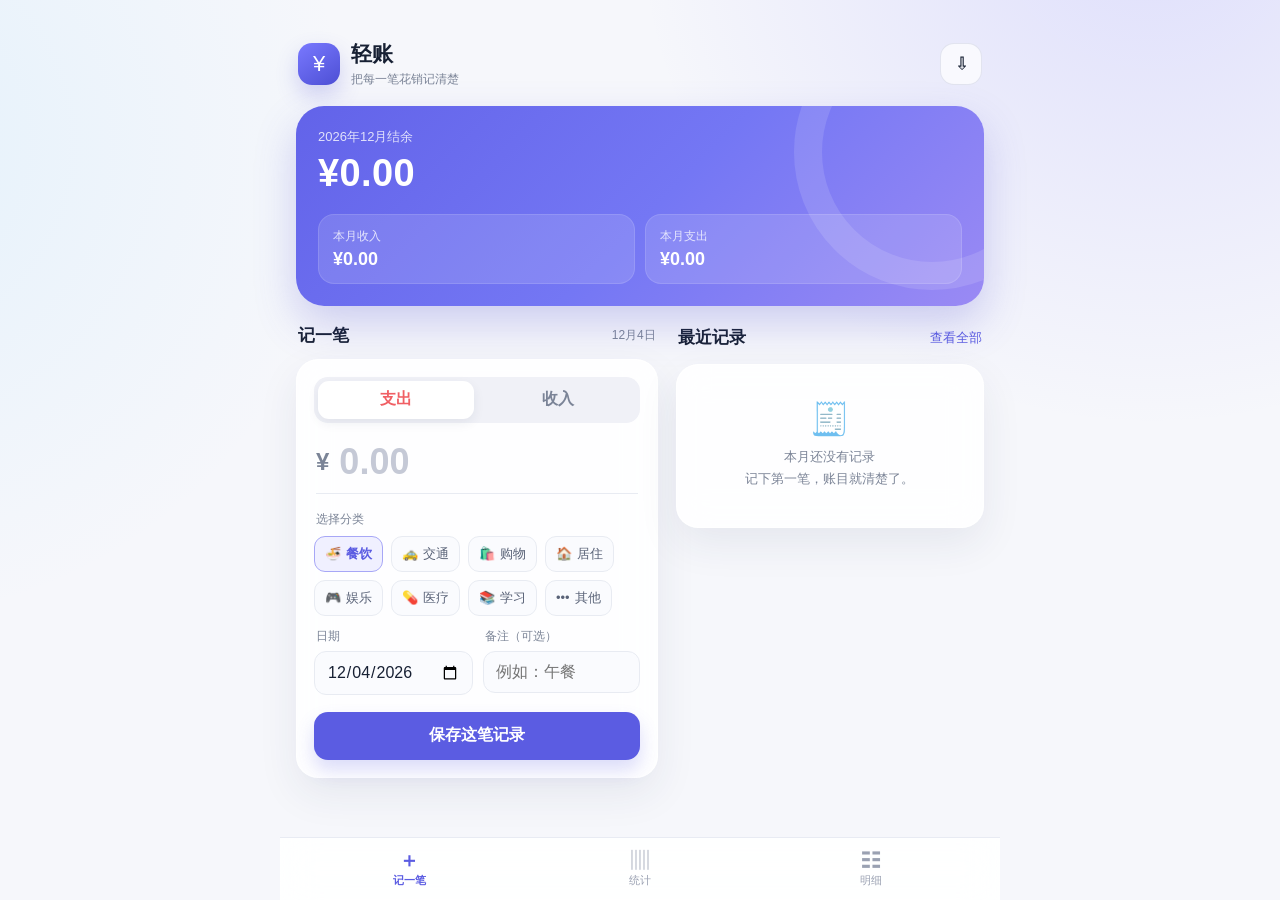
<file: index.html>
<html lang="zh-CN"><div aria-hidden="true" style="color-scheme: initial; forced-color-adjust: initial; math-depth: initial; position-anchor: initial; text-size-adjust: initial; appearance: initial; color: initial; font: initial; font-palette: initial; font-synthesis: initial; position-area: initial; text-orientation: initial; text-rendering: initial; text-spacing-trim: initial; -webkit-font-smoothing: initial; -webkit-locale: initial; -webkit-text-orientation: initial; -webkit-writing-mode: initial; writing-mode: initial; zoom: initial; accent-color: initial; place-content: initial; place-items: initial; place-self: initial; alignment-baseline: initial; anchor-name: initial; anchor-scope: initial; animation-composition: initial; animation: initial; animation-trigger: initial; app-region: initial; aspect-ratio: initial; backdrop-filter: initial; backface-visibility: initial; background: initial; background-blend-mode: initial; baseline-shift: initial; baseline-source: initial; block-size: initial; border-block: initial; border: initial; border-radius: initial; border-collapse: initial; border-end-end-radius: initial; border-end-start-radius: initial; border-inline: initial; border-shape: initial; border-start-end-radius: initial; border-start-start-radius: initial; box-decoration-break: initial; box-shadow: initial; box-sizing: initial; break-after: initial; break-before: initial; break-inside: initial; buffered-rendering: initial; caption-side: initial; caret-animation: initial; caret-color: initial; caret-shape: initial; clear: initial; clip: initial; clip-path: initial; clip-rule: initial; color-interpolation: initial; color-interpolation-filters: initial; color-rendering: initial; columns: initial; column-fill: initial; gap: initial; rule-break: initial; rule: initial; rule-inset: initial; rule-visibility-items: initial; column-span: initial; contain: initial; contain-intrinsic-block-size: initial; contain-intrinsic-size: initial; contain-intrinsic-inline-size: initial; container: initial; content: initial; content-visibility: initial; corner-shape: initial; corner-block-end-shape: initial; corner-block-start-shape: initial; counter-increment: initial; counter-reset: initial; counter-set: initial; cursor: initial; cx: initial; cy: initial; d: initial; display: initial; dominant-baseline: initial; dynamic-range-limit: initial; empty-cells: initial; field-sizing: initial; fill: initial; fill-opacity: initial; fill-rule: initial; filter: initial; flex: initial; flex-flow: initial; flex-line-count: initial; float: initial; flood-color: initial; flood-opacity: initial; frame-sizing: initial; grid: initial; grid-area: initial; height: initial; hyphenate-character: initial; hyphenate-limit-chars: initial; hyphens: initial; image-orientation: initial; image-rendering: initial; initial-letter: initial; inline-size: initial; inset-block: initial; inset-inline: initial; interactivity: initial; interest-delay: initial; interpolate-size: initial; isolation: initial; letter-spacing: initial; lighting-color: initial; line-break: initial; list-style: initial; margin-block: initial; margin: initial; margin-inline: initial; margin-trim: initial; marker: initial; mask: initial; mask-type: initial; math-shift: initial; math-style: initial; max-block-size: initial; max-height: initial; max-inline-size: initial; max-width: initial; min-block-size: initial; min-height: initial; min-inline-size: initial; min-width: initial; mix-blend-mode: initial; object-fit: initial; object-position: initial; object-view-box: initial; offset: initial; opacity: initial; order: initial; orphans: initial; outline: initial; outline-offset: initial; overflow-anchor: initial; overflow-block: initial; overflow-clip-margin: initial; overflow-inline: initial; overflow-wrap: initial; overlay: initial; overscroll-behavior-block: initial; overscroll-behavior-inline: initial; overscroll-behavior: initial; padding-block: initial; padding: initial; padding-inline: initial; page: initial; page-margin-safety: initial; page-orientation: initial; paint-order: initial; perspective: initial; perspective-origin: initial; position-try: initial; position-visibility: initial; print-color-adjust: initial; quotes: initial; r: initial; reading-flow: initial; reading-order: initial; resize: initial; rotate: initial; ruby-align: initial; ruby-overhang: initial; ruby-position: initial; rule-overlap: initial; rx: initial; ry: initial; scale: initial; scroll-axis-lock: initial; scroll-behavior: initial; scroll-initial-target: initial; scroll-margin-block: initial; scroll-margin: initial; scroll-margin-inline: initial; scroll-marker-group: initial; scroll-padding-block: initial; scroll-padding: initial; scroll-padding-inline: initial; scroll-snap-align: initial; scroll-snap-stop: initial; scroll-snap-type: initial; scroll-target-group: initial; scroll-timeline: initial; scrollbar-color: initial; scrollbar-gutter: initial; scrollbar-width: initial; shape-image-threshold: initial; shape-margin: initial; shape-outside: initial; shape-rendering: initial; size: initial; speak: initial; stop-color: initial; stop-opacity: initial; stroke: initial; stroke-dasharray: initial; stroke-dashoffset: initial; stroke-linecap: initial; stroke-linejoin: initial; stroke-miterlimit: initial; stroke-opacity: initial; stroke-width: initial; tab-size: initial; table-layout: initial; text-align: initial; text-align-last: initial; text-anchor: initial; text-autospace: initial; text-box: initial; text-combine-upright: initial; text-decoration: initial; text-decoration-skip-ink: initial; text-decoration-skip-spaces: initial; text-emphasis: initial; text-emphasis-position: initial; text-fit: initial; text-indent: initial; text-justify: initial; text-overflow: initial; text-shadow: initial; text-transform: initial; text-underline-offset: initial; text-underline-position: initial; text-wrap: initial; timeline-scope: initial; timeline-trigger: initial; touch-action: initial; transform: initial; transform-box: initial; transform-origin: initial; transform-style: initial; transition: initial; translate: initial; trigger-scope: initial; user-select: initial; vector-effect: initial; vertical-align: initial; view-timeline: initial; view-transition-class: initial; view-transition-group: initial; view-transition-name: initial; view-transition-scope: initial; visibility: initial; border-spacing: initial; -webkit-box-align: initial; -webkit-box-decoration-break: initial; -webkit-box-direction: initial; -webkit-box-flex: initial; -webkit-box-ordinal-group: initial; -webkit-box-orient: initial; -webkit-box-pack: initial; -webkit-box-reflect: initial; -webkit-line-break: initial; -webkit-line-clamp: initial; -webkit-mask-box-image: initial; -webkit-rtl-ordering: initial; -webkit-ruby-position: initial; -webkit-tap-highlight-color: initial; -webkit-text-combine: initial; -webkit-text-decorations-in-effect: initial; -webkit-text-fill-color: initial; -webkit-text-security: initial; -webkit-text-stroke: initial; -webkit-user-drag: initial; white-space-collapse: initial; widows: initial; width: initial; will-change: initial; window-drag: initial; word-break: initial; word-spacing: initial; x: initial; y: initial; inset: 0px; overflow: hidden; pointer-events: none; position: fixed; z-index: 2147483646;"></div><head>
  <meta charset="utf-8">
  <meta name="viewport" content="width=device-width, initial-scale=1, viewport-fit=cover">
  <meta name="theme-color" content="#f6f7fb">
  <meta name="description" content="轻账是一款适合手机使用的本地记账工具，快速记录收入与支出，查看余额和月度统计。">
  <title>轻账｜手机记账</title>
  <style>
    :root {
      --bg: #f6f7fb;
      --card: rgba(255,255,255,.88);
      --text: #172033;
      --muted: #7b8497;
      --line: #e8ebf2;
      --primary: #5b5ce2;
      --primary-dark: #4849c9;
      --income: #0ba974;
      --expense: #f05f64;
      --shadow: 0 16px 40px rgba(39, 45, 85, .08);
      --radius: 22px;
    }
    * { box-sizing: border-box; }
    html { min-height: 100%; background: var(--bg); }
    body {
      margin: 0;
      min-height: 100vh;
      color: var(--text);
      font-family: -apple-system, BlinkMacSystemFont, "SF Pro Display", "PingFang SC", "Helvetica Neue", Arial, sans-serif;
      background:
        radial-gradient(circle at 90% -10%, rgba(116,112,255,.18), transparent 34%),
        radial-gradient(circle at -10% 16%, rgba(121,207,255,.14), transparent 30%),
        var(--bg);
      -webkit-font-smoothing: antialiased;
    }
    button, input, select { font: inherit; }
    button { -webkit-tap-highlight-color: transparent; cursor: pointer; }
    .app { width: min(100%, 720px); margin: 0 auto; padding: 20px 16px calc(100px + env(safe-area-inset-bottom)); }
    .topbar { display:flex; align-items:center; justify-content:space-between; padding: 8px 2px 18px; }
    .brand { display:flex; align-items:center; gap: 11px; }
    .brand-mark { width:42px; height:42px; display:grid; place-items:center; border-radius: 14px; color:white; font-size: 22px; background: linear-gradient(145deg, #7979ff, #4d4fd4); box-shadow: 0 10px 22px rgba(84, 85, 215, .24); }
    .brand h1 { font-size: 21px; margin:0; letter-spacing:.02em; }
    .brand p { font-size:12px; color:var(--muted); margin:3px 0 0; }
    .icon-btn { width:42px; height:42px; display:grid; place-items:center; border:1px solid rgba(223,226,238,.9); color:var(--text); background: rgba(255,255,255,.7); border-radius: 14px; font-size: 18px; }
    .icon-btn:active, .category:active, .tab:active, .primary:active { transform: scale(.97); }
    .hero { padding:22px; border-radius: 28px; color:white; background: linear-gradient(135deg, #6263e9 0%, #7477f4 52%, #9a8af4 100%); box-shadow: 0 18px 40px rgba(82, 82, 212, .25); overflow:hidden; position:relative; }
    .hero:after { content:""; position:absolute; width:220px; height:220px; right:-86px; top:-92px; border: 28px solid rgba(255,255,255,.12); border-radius:50%; }
    .hero-label { font-size: 13px; opacity: .8; }
    .hero-amount { font-size: 38px; line-height:1.1; font-weight: 720; margin: 7px 0 19px; letter-spacing: .01em; }
    .hero-grid { display:grid; grid-template-columns:1fr 1fr; gap:10px; }
    .hero-stat { padding: 13px 14px; background:rgba(255,255,255,.13); border:1px solid rgba(255,255,255,.12); border-radius: 16px; }
    .hero-stat span { display:block; font-size:12px; opacity:.78; margin-bottom:4px; }
    .hero-stat strong { font-size:18px; }
    .section { margin-top:22px; }
    .section-title { display:flex; align-items:center; justify-content:space-between; margin: 0 2px 12px; }
    .section-title h2 { font-size:17px; margin:0; }
    .section-title button { border:0; color:var(--primary); background:transparent; padding:5px 0; font-size:13px; }
    .card { background:var(--card); backdrop-filter: blur(16px); -webkit-backdrop-filter: blur(16px); border:1px solid rgba(255,255,255,.9); box-shadow: var(--shadow); border-radius:var(--radius); }
    .form-card { padding: 17px; }
    .type-switch { display:grid; grid-template-columns:1fr 1fr; gap:5px; padding:4px; background:#f0f1f7; border-radius:14px; }
    .type-switch button { height:38px; border:0; border-radius:11px; background:transparent; color:var(--muted); font-weight:650; }
    .type-switch button.active.expense { color:var(--expense); background:#fff; box-shadow:0 4px 12px rgba(33,40,70,.07); }
    .type-switch button.active.income { color:var(--income); background:#fff; box-shadow:0 4px 12px rgba(33,40,70,.07); }
    .amount-wrap { margin:17px 2px 14px; display:flex; align-items:center; gap:8px; border-bottom:1px solid var(--line); padding-bottom:9px; }
    .amount-wrap span { font-size:24px; font-weight:700; color:var(--muted); }
    #amount { min-width:0; width:100%; border:0; outline:0; color:var(--text); background:transparent; font-size:36px; font-weight:720; }
    #amount::placeholder { color:#c5c9d6; }
    .field-row { display:grid; grid-template-columns:1fr 1fr; gap:10px; margin-top:12px; }
    .field { display:flex; flex-direction:column; gap:6px; }
    .field label { color:var(--muted); font-size:12px; padding-left:2px; }
    .field input { width:100%; border:1px solid var(--line); background:#fafbfe; color:var(--text); border-radius:12px; padding:11px 12px; outline:0; }
    .field input:focus { border-color:#9b9cf1; box-shadow:0 0 0 3px rgba(91,92,226,.1); }
    .category-label { color:var(--muted); font-size:12px; display:block; margin:17px 2px 8px; }
    .categories { display:flex; flex-wrap:wrap; gap:8px; }
    .category { border:1px solid var(--line); background:#fafbfe; color:#596277; border-radius:11px; padding:8px 10px; font-size:13px; display:flex; align-items:center; gap:5px; }
    .category.selected { color:var(--primary); border-color:#a7a7f6; background:#f0f0ff; font-weight:650; }
    .primary { width:100%; border:0; border-radius:14px; height:48px; margin-top:17px; color:white; background:var(--primary); font-weight:700; box-shadow: 0 10px 18px rgba(91,92,226,.21); }
    .primary:hover { background:var(--primary-dark); }
    .list-card { padding: 8px 15px; }
    .transaction { display:flex; align-items:center; gap:11px; padding:13px 2px; border-bottom:1px solid var(--line); }
    .transaction:last-child { border-bottom:0; }
    .tx-icon { width:40px; height:40px; flex:0 0 40px; display:grid; place-items:center; background:#f2f3ff; border-radius:13px; font-size:19px; }
    .tx-main { min-width:0; flex:1; }
    .tx-name { font-size:14px; font-weight:650; white-space:nowrap; overflow:hidden; text-overflow:ellipsis; }
    .tx-meta { font-size:12px; color:var(--muted); margin-top:4px; }
    .tx-right { text-align:right; display:flex; flex-direction:column; align-items:flex-end; gap:4px; }
    .tx-amount { font-weight:700; font-size:15px; }
    .tx-amount.expense { color:var(--expense); }
    .tx-amount.income { color:var(--income); }
    .delete-btn { border:0; background:transparent; color:#b5bac8; font-size:12px; padding:0; }
    .empty { padding:27px 14px 29px; text-align:center; color:var(--muted); }
    .empty .empty-icon { font-size:32px; display:block; margin-bottom:8px; }
    .empty p { margin:0; font-size:13px; line-height:1.7; }
    .stat-card { padding:17px; }
    .month-head { display:flex; align-items:center; justify-content:space-between; }
    .month-head strong { font-size:15px; }
    .month-head span { font-size:12px; color:var(--muted); }
    .bars { height:130px; display:flex; align-items:flex-end; gap:8px; padding:17px 2px 3px; }
    .bar-col { flex:1; height:100%; display:flex; flex-direction:column; align-items:center; justify-content:flex-end; gap:5px; }
    .bar { width:100%; max-width:28px; min-height:4px; border-radius:8px 8px 4px 4px; background:linear-gradient(180deg,#8a8bf6,#5e60de); }
    .bar-label { font-size:10px; color:var(--muted); }
    .breakdown { display:grid; gap:10px; margin-top:8px; }
    .break-row { display:flex; align-items:center; gap:9px; font-size:13px; }
    .break-dot { width:9px; height:9px; border-radius:50%; background:var(--primary); }
    .break-row span:nth-child(2) { flex:1; color:#596277; }
    .break-row strong { font-size:13px; }
    .bottom-nav { position:fixed; z-index:20; left:50%; transform:translateX(-50%); bottom:0; width:min(100%,720px); padding:9px 18px calc(9px + env(safe-area-inset-bottom)); background:rgba(255,255,255,.9); backdrop-filter:blur(18px); -webkit-backdrop-filter:blur(18px); border-top:1px solid rgba(227,230,240,.8); display:grid; grid-template-columns:repeat(3,1fr); gap:8px; }
    .tab { border:0; background:transparent; color:#9aa1b2; display:flex; flex-direction:column; align-items:center; gap:3px; font-size:11px; padding:3px 0; }
    .tab span { font-size:20px; line-height:1; }
    .tab.active { color:var(--primary); font-weight:700; }
    .toast { position:fixed; z-index:30; left:50%; bottom:calc(78px + env(safe-area-inset-bottom)); transform:translate(-50%, 14px); opacity:0; pointer-events:none; transition:.22s ease; background:#222638; color:#fff; padding:10px 16px; border-radius:99px; font-size:13px; white-space:nowrap; box-shadow:0 10px 25px rgba(0,0,0,.18); }
    .toast.show { opacity:1; transform:translate(-50%,0); }
    .hidden { display:none !important; }
    .subtle { color:var(--muted); font-size:12px; line-height:1.6; margin:10px 2px 0; }
    .tool-row { display:flex; gap:8px; }
    .tool-btn { flex:1; border:1px solid var(--line); color:#596277; background:#fafbfe; border-radius:12px; padding:11px 8px; font-size:13px; }
    .danger { color:#d95b67; }
    @media (min-width: 600px) {
      .app { padding-top:32px; }
      .desktop-grid { display:grid; grid-template-columns:1.08fr .92fr; gap:18px; align-items:start; }
      .desktop-grid .section { margin-top:0; }
      .hero { margin-bottom:18px; }
    }
  </style>
</head>
<body>
  <main class="app">
    <header class="topbar">
      <div class="brand">
        <div class="brand-mark">¥</div>
        <div><h1>轻账</h1><p>把每一笔花销记清楚</p></div>
      </div>
      <button class="icon-btn" id="exportBtn" aria-label="导出账单" title="导出账单">⇩</button>
    </header>

    <section class="hero">
      <div class="hero-label" id="monthLabel">2026年10月结余</div>
      <div class="hero-amount" id="balance">¥0.00</div>
      <div class="hero-grid">
        <div class="hero-stat"><span>本月收入</span><strong id="incomeTotal">¥0.00</strong></div>
        <div class="hero-stat"><span>本月支出</span><strong id="expenseTotal">¥0.00</strong></div>
      </div>
    </section>

    <div class="desktop-grid">
      <section class="section" id="addSection">
        <div class="section-title"><h2>记一笔</h2><span id="todayText" style="font-size:12px;color:var(--muted)">10月31日</span></div>
        <div class="card form-card">
          <div class="type-switch" role="tablist" aria-label="收支类型">
            <button class="active expense" data-type="expense">支出</button>
            <button class="income" data-type="income">收入</button>
          </div>
          <div class="amount-wrap"><span>¥</span><input id="amount" inputmode="decimal" type="number" min="0" step="0.01" placeholder="0.00" aria-label="金额"></div>
          <span class="category-label">选择分类</span>
          <div class="categories" id="categories"><button class="category selected" data-category="餐饮"><span>🍜</span>餐饮</button><button class="category " data-category="交通"><span>🚕</span>交通</button><button class="category " data-category="购物"><span>🛍️</span>购物</button><button class="category " data-category="居住"><span>🏠</span>居住</button><button class="category " data-category="娱乐"><span>🎮</span>娱乐</button><button class="category " data-category="医疗"><span>💊</span>医疗</button><button class="category " data-category="学习"><span>📚</span>学习</button><button class="category " data-category="其他"><span>•••</span>其他</button></div>
          <div class="field-row">
            <div class="field"><label for="date">日期</label><input id="date" type="date"></div>
            <div class="field"><label for="note">备注（可选）</label><input id="note" maxlength="30" placeholder="例如：午餐"></div>
          </div>
          <button class="primary" id="saveBtn">保存这笔记录</button>
        </div>
      </section>

      <section class="section" id="listSection">
        <div class="section-title"><h2>最近记录</h2><button id="showAllBtn">查看全部</button></div>
        <div class="card list-card" id="transactionList"><div class="empty"><span class="empty-icon">🧾</span><p>本月还没有记录<br>记下第一笔，账目就清楚了。</p></div></div>
      </section>

      <section class="section hidden" id="statsSection">
        <div class="section-title"><h2>统计</h2><span style="font-size:12px;color:var(--muted)">按月查看</span></div>
        <div class="card stat-card">
          <div class="month-head"><strong id="statsMonth">2026年10月</strong><span id="statsCount">0 笔记录</span></div>
          <div class="bars" id="bars"><div class="bar-col"><div class="bar" style="height:4px" title="¥0.00"></div><div class="bar-label">1-5日</div></div><div class="bar-col"><div class="bar" style="height:4px" title="¥0.00"></div><div class="bar-label">6-10日</div></div><div class="bar-col"><div class="bar" style="height:4px" title="¥0.00"></div><div class="bar-label">11-15日</div></div><div class="bar-col"><div class="bar" style="height:4px" title="¥0.00"></div><div class="bar-label">16-20日</div></div><div class="bar-col"><div class="bar" style="height:4px" title="¥0.00"></div><div class="bar-label">21-25日</div></div><div class="bar-col"><div class="bar" style="height:4px" title="¥0.00"></div><div class="bar-label">26-30日</div></div><div class="bar-col"><div class="bar" style="height:4px" title="¥0.00"></div><div class="bar-label">31-31日</div></div></div>
          <div class="breakdown" id="breakdown"><div class="empty" style="padding:14px 0 4px"><p>本月暂无支出分类统计</p></div></div>
        </div>
        <div class="card stat-card" style="margin-top:12px">
          <div class="section-title" style="margin-bottom:9px"><h2 style="font-size:15px">数据管理</h2></div>
          <div class="tool-row"><button class="tool-btn" id="importBtn">导入账单</button><button class="tool-btn" id="exportBtn2">导出 JSON</button><button class="tool-btn danger" id="clearBtn">清空记录</button></div>
          <input id="importFile" type="file" accept=".csv,.txt,.json,application/json,text/csv" hidden="">
          <p class="subtle">支持 CSV 或 JSON。支付宝、微信、银行账单导出后上传，自动识别日期、金额、收支、分类和备注；数据仍保存在当前设备浏览器中。</p>
        </div>
      </section>

      <section class="section hidden" id="allSection">
        <div class="section-title"><h2>全部记录</h2><button id="backBtn">返回首页</button></div>
        <div class="card list-card" id="allList"><div class="empty"><span class="empty-icon">🧾</span><p>暂无账单明细<br>记下第一笔，账目就清楚了。</p></div></div>
      </section>
    </div>
  </main>

  <nav class="bottom-nav" aria-label="主导航">
    <button class="tab active" data-view="home"><span>＋</span>记一笔</button>
    <button class="tab" data-view="stats"><span>▥</span>统计</button>
    <button class="tab" data-view="all"><span>☷</span>明细</button>
  </nav>
  <div class="toast" id="toast" role="status"></div>

  <script>
    const STORAGE_KEY = 'qingzhang-transactions-v1';
    const categoryMap = {
      expense: [
        ['餐饮','🍜'], ['交通','🚕'], ['购物','🛍️'], ['居住','🏠'], ['娱乐','🎮'], ['医疗','💊'], ['学习','📚'], ['其他','•••']
      ],
      income: [
        ['工资','💼'], ['奖金','🎁'], ['兼职','💻'], ['理财','📈'], ['报销','🧾'], ['其他','•••']
      ]
    };
    let transactions = loadTransactions();
    let currentType = 'expense';
    let currentCategory = categoryMap.expense[0][0];
    let toastTimer;

    const $ = id => document.getElementById(id);
    const money = n => `¥${Number(n || 0).toLocaleString('zh-CN',{minimumFractionDigits:2,maximumFractionDigits:2})}`;
    const dateKey = d => {
      const x = new Date(d);
      return `${x.getFullYear()}-${String(x.getMonth()+1).padStart(2,'0')}`;
    };
    const todayISO = () => {
      const d = new Date();
      return `${d.getFullYear()}-${String(d.getMonth()+1).padStart(2,'0')}-${String(d.getDate()).padStart(2,'0')}`;
    };
    const formatDate = value => {
      const d = new Date(value + 'T00:00:00');
      return `${d.getMonth()+1}月${d.getDate()}日`;
    };
    const currentMonth = () => dateKey(new Date());
    const monthName = key => {
      const [y,m] = key.split('-');
      return `${y}年${Number(m)}月`;
    };
    function loadTransactions() {
      try {
        const data = JSON.parse(localStorage.getItem(STORAGE_KEY) || '[]');
        return Array.isArray(data) ? data.filter(x => x && Number(x.amount) > 0) : [];
      } catch { return []; }
    }
    function saveTransactions() { localStorage.setItem(STORAGE_KEY, JSON.stringify(transactions)); }
    function showToast(message) {
      $('toast').textContent = message;
      $('toast').classList.add('show');
      clearTimeout(toastTimer);
      toastTimer = setTimeout(() => $('toast').classList.remove('show'), 2200);
    }
    function renderCategories() {
      $('categories').innerHTML = categoryMap[currentType].map(([name, icon]) => `<button class="category ${name===currentCategory?'selected':''}" data-category="${name}"><span>${icon}</span>${name}</button>`).join('');
      document.querySelectorAll('.category').forEach(btn => btn.addEventListener('click', () => {
        currentCategory = btn.dataset.category;
        renderCategories();
      }));
    }
    function setType(type) {
      currentType = type;
      currentCategory = categoryMap[type][0][0];
      document.querySelectorAll('.type-switch button').forEach(btn => btn.classList.toggle('active', btn.dataset.type === type));
      renderCategories();
    }
    function totalsForMonth(key) {
      return transactions.filter(t => t.date && t.date.slice(0,7) === key).reduce((a,t) => {
        a[t.type] += Number(t.amount); return a;
      }, {income:0, expense:0});
    }
    function renderSummary() {
      const totals = totalsForMonth(currentMonth());
      $('balance').textContent = money(totals.income - totals.expense);
      $('incomeTotal').textContent = money(totals.income);
      $('expenseTotal').textContent = money(totals.expense);
      $('monthLabel').textContent = `${monthName(currentMonth())}结余`;
    }
    function txHtml(t) {
      const icon = (categoryMap[t.type] || []).find(x => x[0] === t.category)?.[1] || '•••';
      const sign = t.type === 'income' ? '+' : '-';
      const note = t.note ? ` · ${escapeHtml(t.note)}` : '';
      return `<article class="transaction"><div class="tx-icon">${icon}</div><div class="tx-main"><div class="tx-name">${escapeHtml(t.category)}${note}</div><div class="tx-meta">${formatDate(t.date)} · ${t.type === 'income' ? '收入' : '支出'}</div></div><div class="tx-right"><div class="tx-amount ${t.type}">${sign}${money(t.amount)}</div><button class="delete-btn" data-delete="${t.id}">删除</button></div></article>`;
    }
    function escapeHtml(value) { return String(value ?? '').replace(/[&<>'"]/g, c => ({'&':'&amp;','<':'&lt;','>':'&gt;',"'":'&#39;','"':'&quot;'}[c])); }
    function emptyHtml(text='还没有记录') { return `<div class="empty"><span class="empty-icon">🧾</span><p>${text}<br>记下第一笔，账目就清楚了。</p></div>`; }
    function renderList(target, list) {
      const sorted = [...list].sort((a,b) => `${b.date}${b.createdAt}`.localeCompare(`${a.date}${a.createdAt}`));
      target.innerHTML = sorted.length ? sorted.map(txHtml).join('') : emptyHtml(target.id === 'allList' ? '暂无账单明细' : '本月还没有记录');
      target.querySelectorAll('[data-delete]').forEach(btn => btn.addEventListener('click', () => {
        transactions = transactions.filter(t => t.id !== btn.dataset.delete);
        saveTransactions(); renderAll(); showToast('已删除这笔记录');
      }));
    }
    function renderAll() {
      renderSummary();
      const monthItems = transactions.filter(t => t.date?.slice(0,7) === currentMonth());
      renderList($('transactionList'), monthItems.slice(0,6));
      renderList($('allList'), transactions);
      renderStats();
    }
    function renderStats() {
      const key = currentMonth();
      const items = transactions.filter(t => t.date?.slice(0,7) === key);
      const totals = totalsForMonth(key);
      $('statsMonth').textContent = monthName(key);
      $('statsCount').textContent = `${items.length} 笔记录`;
      const days = [1,2,3,4,5,6,7];
      const dayTotals = days.map(day => items.filter(t => Number(t.date.slice(8,10)) >= (day-1)*5+1 && Number(t.date.slice(8,10)) <= day*5).reduce((s,t)=>s+(t.type==='expense'?Number(t.amount):0),0));
      const max = Math.max(...dayTotals, 1);
      $('bars').innerHTML = dayTotals.map((v,i) => `<div class="bar-col"><div class="bar" style="height:${Math.max(4,Math.round(v/max*82))}px" title="${money(v)}"></div><div class="bar-label">${i*5+1}-${Math.min((i+1)*5,31)}日</div></div>`).join('');
      const breakdown = Object.entries(items.filter(t=>t.type==='expense').reduce((a,t)=>{a[t.category]=(a[t.category]||0)+Number(t.amount);return a;},{})).sort((a,b)=>b[1]-a[1]);
      $('breakdown').innerHTML = breakdown.length ? breakdown.map(([name,value],i)=>`<div class="break-row"><span class="break-dot" style="background:${['#5b5ce2','#f68d5b','#0ba974','#e7b84f','#d97bd0'][i%5]}"></span><span>${escapeHtml(name)}</span><strong>${money(value)}</strong></div>`).join('') : `<div class="empty" style="padding:14px 0 4px"><p>本月暂无支出分类统计</p></div>`;
    }
    function saveEntry() {
      const amount = Number($('amount').value);
      if (!amount || amount <= 0) { showToast('请输入大于 0 的金额'); $('amount').focus(); return; }
      const date = $('date').value || todayISO();
      transactions.push({id: `${Date.now()}-${Math.random().toString(16).slice(2)}`, type: currentType, category: currentCategory, amount: Math.round(amount*100)/100, date, note: $('note').value.trim(), createdAt: Date.now()});
      saveTransactions();
      $('amount').value = ''; $('note').value = '';
      renderAll(); showToast('已保存，记账成功');
    }
    function exportData() {
      const payload = JSON.stringify({app:'轻账', version:1, exportedAt:new Date().toISOString(), transactions}, null, 2);
      const blob = new Blob([payload], {type:'application/json'});
      const url = URL.createObjectURL(blob); const a = document.createElement('a');
      a.href = url; a.download = `轻账备份-${todayISO()}.json`; a.click(); URL.revokeObjectURL(url); showToast('已生成账单备份文件');
    }
    function splitCsvLine(line) {
      const cells = []; let cell = ''; let quoted = false;
      for (let i=0; i<line.length; i++) {
        const ch = line[i];
        if (ch === '"' && line[i+1] === '"' && quoted) { cell += '"'; i++; continue; }
        if (ch === '"') { quoted = !quoted; continue; }
        if ((ch === ',' || ch === '\t' || ch === ';') && !quoted) { cells.push(cell.trim()); cell=''; continue; }
        cell += ch;
      }
      cells.push(cell.trim()); return cells;
    }
    function normalizeHeader(value) { return String(value || '').replace(/^\uFEFF/, '').replace(/[\s（）()：:「」【】]/g,'').toLowerCase(); }
    function parseImportedRows(text) {
      const cleaned = text.replace(/^\uFEFF/, '').trim();
      if (cleaned.startsWith('{') || cleaned.startsWith('[')) {
        const parsed = JSON.parse(cleaned); return Array.isArray(parsed) ? parsed : (Array.isArray(parsed.transactions) ? parsed.transactions : []);
      }
      const lines = cleaned.split(/\r?\n/).filter(line => line.trim());
      if (lines.length < 2) return [];
      const headers = splitCsvLine(lines[0]);
      return lines.slice(1).map(line => { const cells = splitCsvLine(line); const row={}; headers.forEach((h,i)=>row[h]=cells[i] || ''); return row; });
    }
    function parseImportedTransaction(row) {
      const keys = Object.keys(row);
      const get = candidates => { const key = keys.find(k => candidates.some(c => normalizeHeader(k).includes(c))); return key ? String(row[key] || '').trim() : ''; };
      const rawDate = get(['日期','交易时间','时间','date','time']);
      const rawAmount = get(['金额','交易金额','收支金额','amount','money']);
      const rawType = get(['收支','类型','交易类型','type']);
      const rawCategory = get(['分类','交易分类','category']);
      const rawNote = get(['备注','商品说明','交易对方','说明','note','remark','description']);
      const amountNumber = Number(rawAmount.replace(/[^0-9.+-]/g,''));
      if (!Number.isFinite(amountNumber) || amountNumber === 0) return null;
      const dateMatch = rawDate.match(/(\d{4})[\/-](\d{1,2})[\/-](\d{1,2})/) || rawDate.match(/(\d{4})年(\d{1,2})月(\d{1,2})日/);
      const date = dateMatch ? `${dateMatch[1]}-${String(dateMatch[2]).padStart(2,'0')}-${String(dateMatch[3]).padStart(2,'0')}` : todayISO();
      const isIncome = /收入|转入|入账|工资|退款|income|credit|in/i.test(rawType) || amountNumber > 0 && !/支出|消费|付款|转出|expense|debit|out/i.test(rawType);
      return { id:`${Date.now()}-${Math.random().toString(16).slice(2)}`, type:isIncome?'income':'expense', category:rawCategory || '其他', amount:Math.abs(Math.round(amountNumber*100)/100), date, note:rawNote, createdAt:Date.now() };
    }
    async function importData(file) {
      try {
        const text = await file.text();
        const rows = parseImportedRows(text);
        const imported = rows.map(parseImportedTransaction).filter(Boolean);
        const existing = new Set(transactions.map(t => `${t.date}|${t.type}|${t.amount}|${t.category}|${t.note||''}`));
        const fresh = imported.filter(t => { const key=`${t.date}|${t.type}|${t.amount}|${t.category}|${t.note||''}`; if (existing.has(key)) return false; existing.add(key); return true; });
        transactions = transactions.concat(fresh); saveTransactions(); renderAll();
        showToast(fresh.length ? `已导入 ${fresh.length} 笔，重复记录已跳过` : '没有发现新的可导入记录');
      } catch { showToast('文件格式无法识别，请使用 CSV 或 JSON'); }
      $('importFile').value = '';
    }
    function clearData() {
      if (!transactions.length) { showToast('当前没有可清空的记录'); return; }
      if (confirm('确定清空全部记账记录吗？此操作无法撤销。')) { transactions=[]; saveTransactions(); renderAll(); showToast('已清空全部记录'); }
    }
    function switchView(view) {
      $('addSection').classList.toggle('hidden', view !== 'home');
      $('listSection').classList.toggle('hidden', view !== 'home');
      $('statsSection').classList.toggle('hidden', view !== 'stats');
      $('allSection').classList.toggle('hidden', view !== 'all');
      document.querySelectorAll('.tab').forEach(tab => tab.classList.toggle('active', tab.dataset.view === view));
      window.scrollTo({top:0, behavior:'smooth'});
    }

    $('date').value = todayISO();
    $('todayText').textContent = `${new Date().getMonth()+1}月${new Date().getDate()}日`;
    renderCategories(); renderAll();
    document.querySelectorAll('.type-switch button').forEach(btn => btn.addEventListener('click', () => setType(btn.dataset.type)));
    $('saveBtn').addEventListener('click', saveEntry);
    $('amount').addEventListener('keydown', e => { if (e.key === 'Enter') saveEntry(); });
    $('exportBtn').addEventListener('click', exportData); $('exportBtn2').addEventListener('click', exportData);
    $('importBtn').addEventListener('click', () => $('importFile').click());
    $('importFile').addEventListener('change', e => { const file = e.target.files?.[0]; if (file) importData(file); });
    $('clearBtn').addEventListener('click', clearData);
    $('showAllBtn').addEventListener('click', () => switchView('all'));
    $('backBtn').addEventListener('click', () => switchView('home'));
    document.querySelectorAll('.tab').forEach(tab => tab.addEventListener('click', () => switchView(tab.dataset.view)));
  </script>
</body></html>
</file>
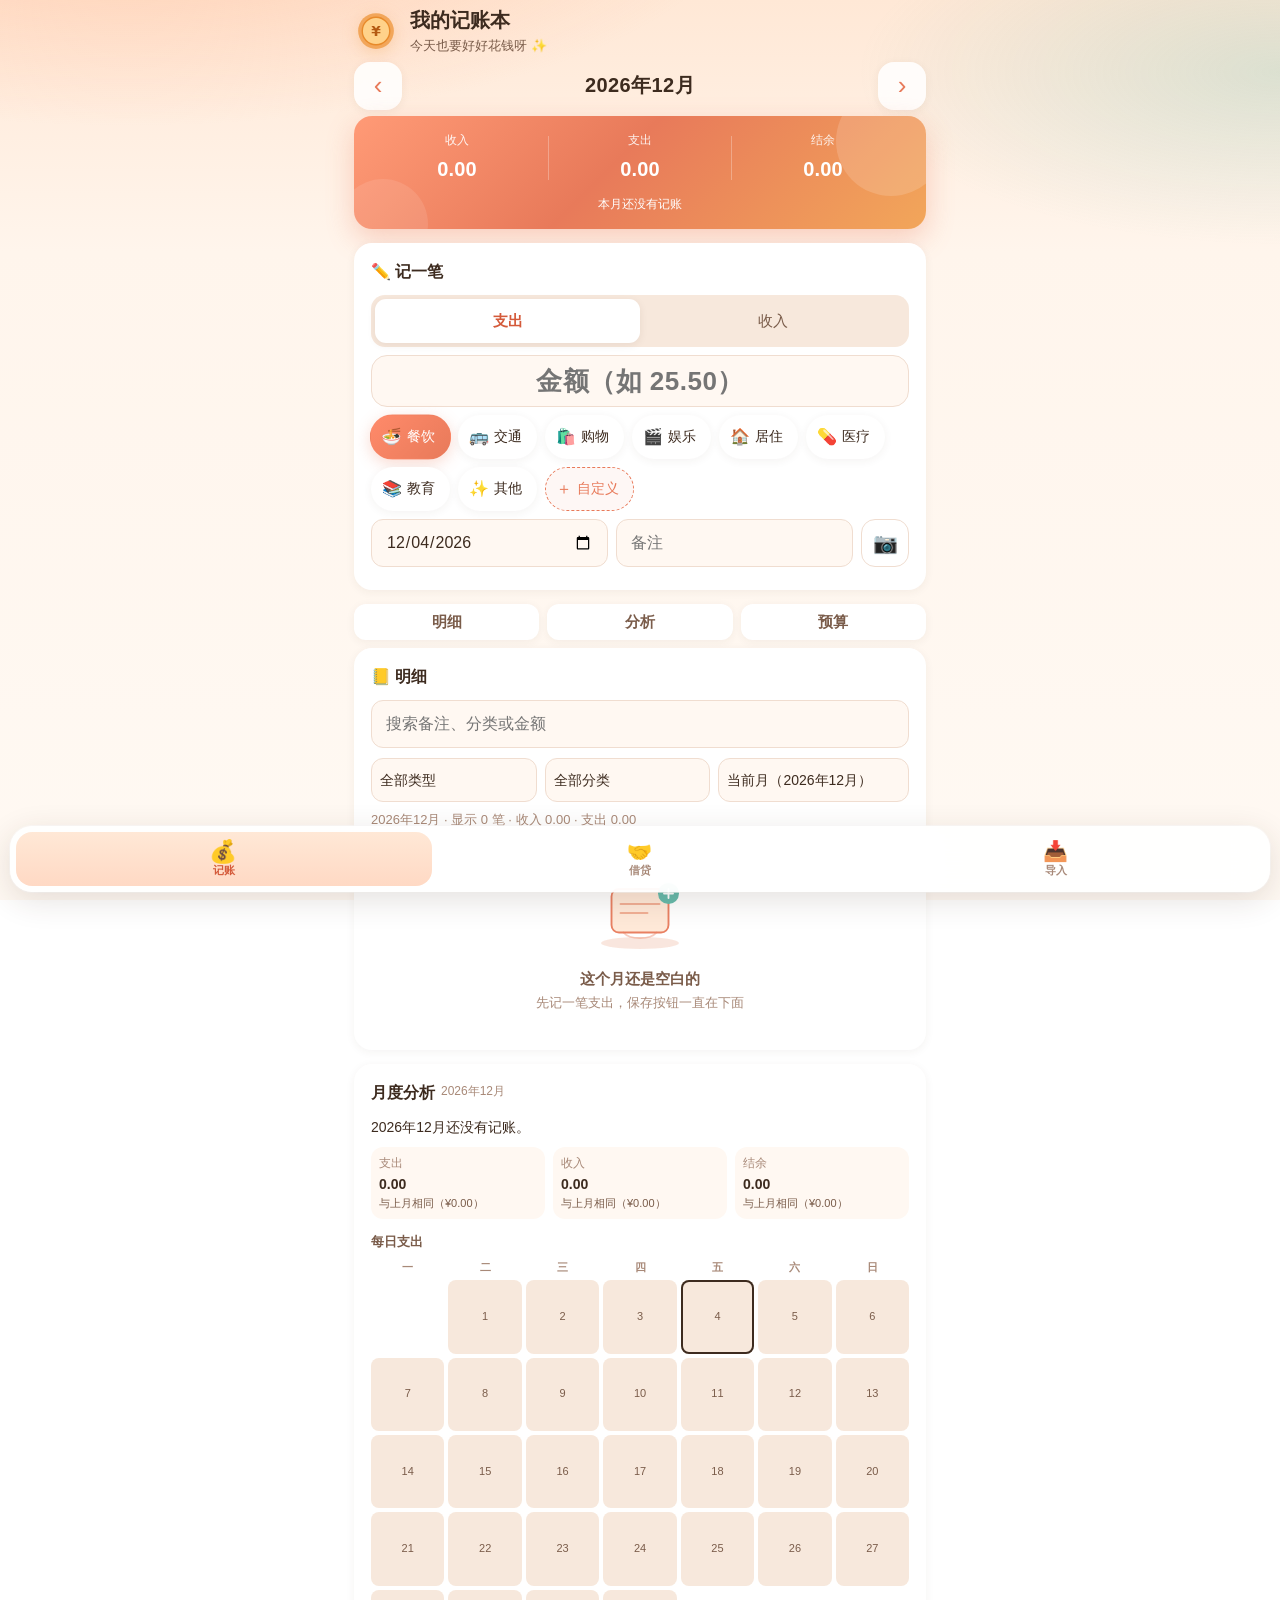
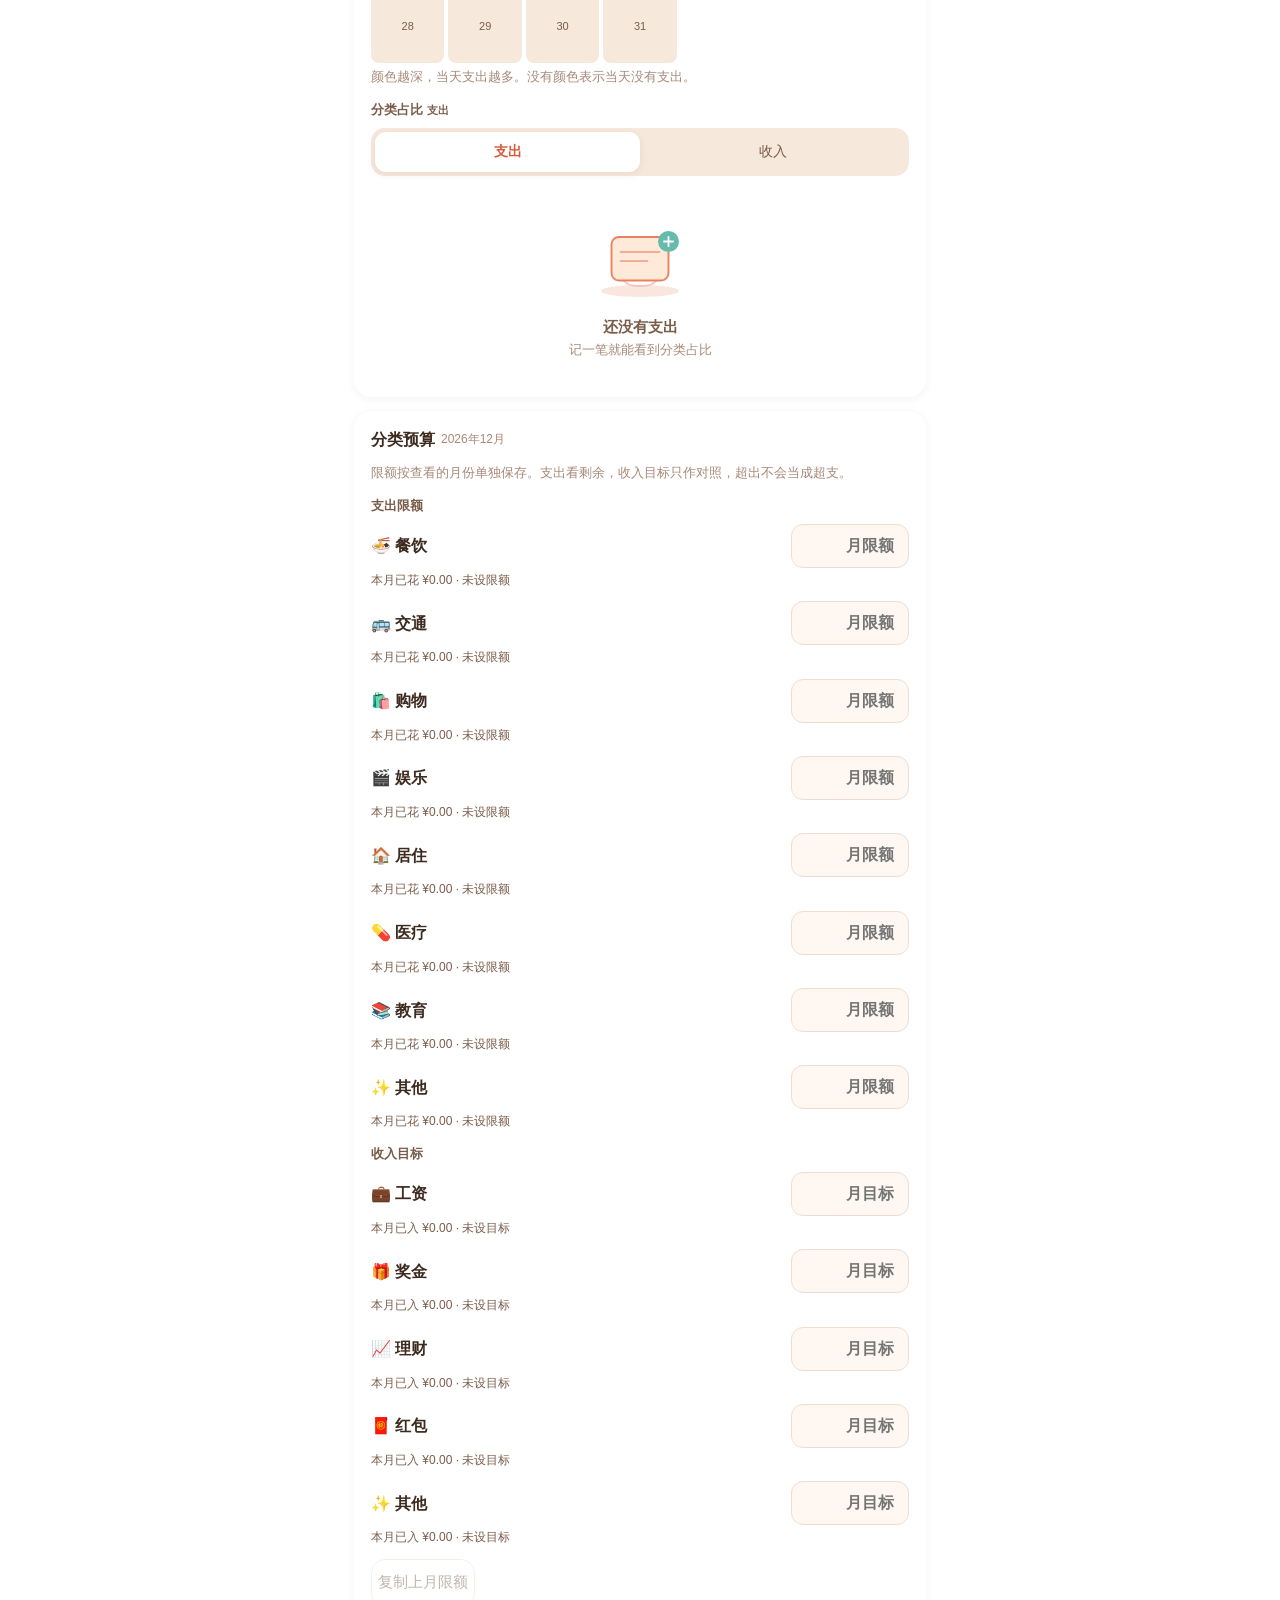
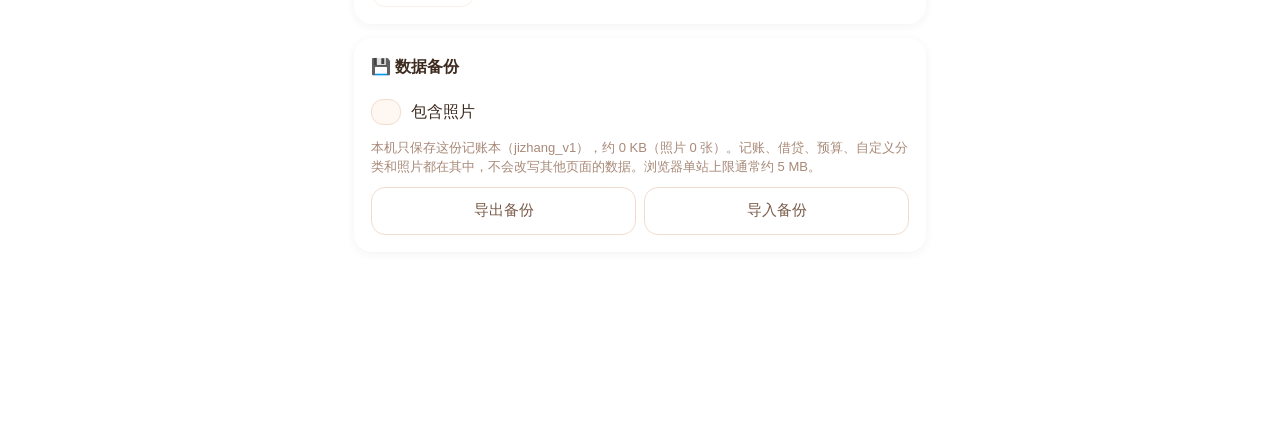
<file: accounting/index.html>
<!DOCTYPE html>
<html lang="zh-CN">
<head>
<meta charset="UTF-8">
<meta name="viewport" content="width=device-width,initial-scale=1,maximum-scale=1,viewport-fit=cover">
<meta name="format-detection" content="telephone=no">
<meta name="theme-color" content="#FFE8D6">
<meta name="description" content="本地记账本：快速记支出、搜索明细、月度分析、分类预算、账单导入和借贷。数据只存在这台设备上。">
<title>我的记账本</title>
<link rel="stylesheet" href="style.css">
</head>
<body class="dock-on">
<!-- ========== 记账 ========== -->
<div class="tab" id="tab-book">
<div class="hero">
  <img src="assets/mascot-coin.svg" alt="" width="44" height="44">
  <div>
    <h1>我的记账本</h1>
    <p class="tagline">今天也要好好花钱呀 ✨</p>
  </div>
</div>
<header class="top">
  <button type="button" class="nav" id="prevM" aria-label="上个月">‹</button>
  <div id="monthLabel" class="month"></div>
  <button type="button" class="nav" id="nextM" aria-label="下个月">›</button>
</header>
<main>
  <section class="card summary" aria-label="本月汇总">
    <div><span>收入</span><b id="sumIn">0.00</b></div>
    <div class="divider" aria-hidden="true"></div>
    <div><span>支出</span><b id="sumOut">0.00</b></div>
    <div class="divider" aria-hidden="true"></div>
    <div><span>结余</span><b id="sumBal">0.00</b></div>
    <p class="sumdelta" id="sumDelta"></p>
  </section>

  <section class="card" id="entryCard">
    <h2 id="formTitle">✏️ 记一笔</h2>
    <form id="form" novalidate>
      <div class="toggle" id="typeToggle">
        <button type="button" data-type="expense" class="on">支出</button>
        <button type="button" data-type="income">收入</button>
      </div>
      <input id="amount" type="text" inputmode="decimal" enterkeyhint="done" placeholder="金额（如 25.50）" autocomplete="off" aria-label="金额">
      <div id="catBox">
        <div id="recentRow" class="recent hidden"></div>
        <div id="cats" class="cats" role="group" aria-label="分类"></div>
      </div>
      <div class="row entry-meta">
        <input id="date" type="date" aria-label="日期">
        <input id="note" type="text" placeholder="备注" maxlength="50" enterkeyhint="done" aria-label="备注">
        <label class="ghost photo-mini" for="photoInput" id="photoLabel" aria-label="添加照片">📷</label>
        <input type="file" id="photoInput" accept="image/*" class="file-hidden">
      </div>
      <div class="photo-row" id="photoTools">
        <img id="photoPreview" class="thumb hidden" alt="照片预览">
        <button type="button" class="ghost hidden" id="photoRemove">移除照片</button>
      </div>
      <p id="err" class="err" role="alert"></p>
    </form>
  </section>
  <div class="jumps">
    <button type="button" data-jump="listCard">明细</button>
    <button type="button" data-jump="analysisCard">分析</button>
    <button type="button" data-jump="budgetCard">预算</button>
  </div>

  <section class="card" id="listCard">
    <h2>📒 明细</h2>
    <input id="q" type="search" placeholder="搜索备注、分类或金额" autocomplete="off" enterkeyhint="search" aria-label="搜索明细">
    <div class="filters">
      <select id="fType" aria-label="收支筛选">
        <option value="">全部类型</option>
        <option value="expense">支出</option>
        <option value="income">收入</option>
      </select>
      <select id="fCat" aria-label="分类筛选"></select>
      <select id="fMonth" aria-label="月份筛选"></select>
    </div>
    <p class="hint" id="filterMeta"></p>
    <div id="list"></div>
  </section>

  <section class="card" id="analysisCard">
    <h2>月度分析 <small id="analysisMonth"></small></h2>
    <p class="brief" id="brief"></p>
    <div class="cmp" id="cmp"></div>
    <h3 class="subh">每日支出</h3>
    <div id="calendar"></div>
    <p class="hint" id="calHint">颜色越深，当天支出越多。没有颜色表示当天没有支出。</p>
    <h3 class="subh">分类占比 <small id="breakType">支出</small></h3>
    <div class="toggle small" id="breakToggle">
      <button type="button" data-type="expense" class="on">支出</button>
      <button type="button" data-type="income">收入</button>
    </div>
    <div id="breakdown"></div>
  </section>

  <section class="card" id="budgetCard">
    <h2>分类预算 <small id="budgetMonth"></small></h2>
    <p class="hint">限额按查看的月份单独保存。支出看剩余，收入目标只作对照，超出不会当成超支。</p>
    <h3 class="subh">支出限额</h3>
    <div id="budgetExp"></div>
    <h3 class="subh">收入目标</h3>
    <div id="budgetInc"></div>
    <button type="button" class="ghost" id="copyBudget">复制上月限额</button>
  </section>

  <section class="card">
    <h2>💾 数据备份</h2>
    <label class="check"><input type="checkbox" id="incPhotos"> 包含照片</label>
    <p class="hint" id="storageInfo"></p>
    <div class="tools">
      <button type="button" class="ghost" id="exportBtn">导出备份</button>
      <button type="button" class="ghost" id="importBtn">导入备份</button>
    </div>
    <input type="file" id="importFile" accept=".json,application/json" class="file-hidden">
    <textarea id="backupBox" class="hidden" rows="4" placeholder="备份内容（可粘贴后点“导入备份”）"></textarea>
  </section>
</main>
</div>

<div class="dock" id="dock">
  <button type="button" class="ghost hidden" id="cancelEdit">取消</button>
  <button type="submit" form="form" class="primary" id="saveBtn">保存</button>
</div>

<!-- ========== 借贷 ========== -->
<div class="tab hidden" id="tab-loan">
<main>
  <h1 class="title"><span class="emoji" aria-hidden="true">🤝</span>借贷记录</h1>
  <section class="card summary loan-summary" aria-label="借贷汇总">
    <div><span>别人欠我</span><b id="owedMe">0.00</b><small id="owedMeta">未还 0 笔</small></div>
    <div class="divider" aria-hidden="true"></div>
    <div><span>我欠别人</span><b id="iOwe">0.00</b><small id="oweMeta">未还 0 笔</small></div>
  </section>
  <p class="netline" id="netLine"></p>
  <section class="card">
    <h2>👥 按人汇总</h2>
    <div id="perPerson"></div>
  </section>
  <section class="card">
    <h2 id="loanTitle">➕ 新增借贷</h2>
    <form id="loanForm" novalidate>
      <div class="toggle" id="dirToggle">
        <button type="button" data-dir="out" class="on">借出（别人欠我）</button>
        <button type="button" data-dir="in">借入（我欠别人）</button>
      </div>
      <input id="loanPerson" type="text" placeholder="对方姓名" maxlength="20" aria-label="对方姓名">
      <input id="loanAmount" type="text" inputmode="decimal" placeholder="金额" autocomplete="off" aria-label="金额">
      <div class="row">
        <input id="loanDate" type="date" aria-label="日期">
        <input id="loanNote" type="text" placeholder="备注（可选）" maxlength="50" aria-label="备注">
      </div>
      <p id="loanErr" class="err" role="alert"></p>
      <div class="row">
        <button type="submit" class="primary" id="loanSave">保存</button>
        <button type="button" class="ghost hidden" id="loanCancel">取消编辑</button>
      </div>
    </form>
  </section>
  <section class="card">
    <h2>📋 全部记录</h2>
    <div id="loanList"></div>
  </section>
</main>
</div>

<!-- ========== 导入 ========== -->
<div class="tab hidden" id="tab-import">
<main>
  <h1 class="title"><span class="emoji" aria-hidden="true">📥</span>导入账单</h1>
  <section class="card">
    <div class="empty" id="importHero" style="padding-top:12px;padding-bottom:8px">
      <img src="assets/empty-import.svg" alt="" width="120" height="90">
      <div class="msg">把账单带进来吧</div>
      <div class="sub">支持支付宝、微信与银行流水</div>
    </div>
    <p class="hint">支持支付宝、微信支付导出的账单（CSV），以及银行流水（CSV / Excel .xls .xlsx）。导入前可预览并勾选。</p>
    <label class="primary file-btn" for="stmtFile">选择账单文件</label>
    <input type="file" id="stmtFile" accept=".csv,.xls,.xlsx,text/csv,application/vnd.ms-excel,application/vnd.openxmlformats-officedocument.spreadsheetml.sheet" class="file-hidden">
    <p id="impMsg" class="hint"></p>
  </section>
  <section class="card hidden" id="mapCard">
    <h2>手动指定列</h2>
    <p class="hint">未能识别或识别不准时，选择表头所在行和对应列。金额为负数视为支出。</p>
    <label class="lbl">表头行 <select id="mapHeader"></select></label>
    <label class="lbl">日期列 <select id="mapDate"></select></label>
    <label class="lbl">金额列 <select id="mapAmount"></select></label>
    <label class="lbl">说明列 <select id="mapDesc"></select></label>
    <button type="button" class="primary" id="mapApply">按此解析</button>
  </section>
  <section class="card hidden" id="previewCard">
    <h2>预览 <small id="fmtName"></small></h2>
    <div class="pvstats" aria-label="导入预览汇总">
      <div><span>已选</span><b id="pvN">0</b></div>
      <div><span>收入</span><b id="pvIn" class="inc">0.00</b></div>
      <div><span>支出</span><b id="pvOut" class="exp">0.00</b></div>
    </div>
    <p class="hint" id="previewStat"></p>
    <div class="row">
      <button type="button" class="ghost" id="selAll">全选</button>
      <button type="button" class="ghost" id="selNone">全不选</button>
      <button type="button" class="ghost" id="manualBtn">手动指定列</button>
    </div>
    <div id="previewList"></div>
    <button type="button" class="primary" id="impConfirm">导入选中的 0 条</button>
  </section>
</main>
</div>

<nav class="tabbar" role="tablist" aria-label="主导航">
  <button type="button" data-tab="book" class="on" role="tab" aria-selected="true"><span class="ti" aria-hidden="true">💰</span>记账</button>
  <button type="button" data-tab="loan" role="tab" aria-selected="false"><span class="ti" aria-hidden="true">🤝</span>借贷</button>
  <button type="button" data-tab="import" role="tab" aria-selected="false"><span class="ti" aria-hidden="true">📥</span>导入</button>
</nav>

<div id="modal" class="modal hidden" role="dialog" aria-label="查看照片"><img id="modalImg" alt="照片"><p>点击任意处关闭</p></div>
<div id="toast" role="status" aria-live="polite"></div>

<script src="logic.js"></script>
<script src="vendor/xlsx.full.min.js"></script>
<script src="app.js"></script>
</body>
</html>
</file>
<file: accounting/style.css>
/* ========== Design tokens: warm coral · cream · soft teal ========== */
:root{
  --bg:#FFF5EC;
  --bg2:#FFE8D6;
  --ink:#3D2B1F;
  --ink-soft:#7A5C4A;
  --muted:#A88978;
  --card:#FFFFFF;
  --coral:#E87A5A;
  --coral-deep:#D45A3A;
  --peach:#FFB088;
  --gold:#F2A65A;
  --teal:#5EB8A8;
  --teal-deep:#3A9A8A;
  --mint:#D4F0EA;
  --cream:#FFF8F2;
  --inc:#2F9E6E;
  --exp:#E05A4A;
  --warn:#E8883A;
  --shadow:0 8px 24px rgba(232,122,90,.12);
  --shadow-sm:0 2px 10px rgba(61,43,31,.06);
  --radius:18px;
  --radius-sm:12px;
  --ease:cubic-bezier(.22,.9,.3,1);
  --safe-b:env(safe-area-inset-bottom);
}
*{box-sizing:border-box;-webkit-tap-highlight-color:transparent}
html{-webkit-text-size-adjust:100%}
body{
  margin:0;color:var(--ink);font-size:16px;line-height:1.45;
  font-family:-apple-system,"PingFang SC","Hiragino Sans GB","Microsoft YaHei",sans-serif;
  background:linear-gradient(180deg,var(--bg2) 0%,var(--bg) 28%,#FFF9F3 100%);
  background-attachment:fixed;
  min-height:100vh;
  padding:env(safe-area-inset-top) env(safe-area-inset-right) calc(72px + var(--safe-b)) env(safe-area-inset-left);
}
body::before{
  content:"";position:fixed;inset:0;pointer-events:none;z-index:0;
  background:
    radial-gradient(ellipse 80% 40% at 10% -10%,rgba(255,176,136,.45),transparent 60%),
    radial-gradient(ellipse 60% 35% at 100% 8%,rgba(94,184,168,.22),transparent 55%);
}
.tab,.tabbar,#toast,#modal{position:relative;z-index:1}
main{max-width:600px;margin:0 auto;padding:0 14px 28px}
.title{
  font-size:24px;font-weight:700;letter-spacing:.02em;margin:18px 4px 12px;
  display:flex;align-items:center;gap:10px;
}
.title .emoji{font-size:26px;line-height:1}
.hero{
  display:flex;align-items:center;gap:12px;max-width:600px;margin:0 auto;
  padding:6px 14px 0;
}
.hero img{width:44px;height:44px;flex:none;filter:drop-shadow(0 4px 8px rgba(242,166,90,.35))}
.hero .tagline{font-size:13px;color:var(--ink-soft);margin:2px 0 0}
.hero h1{font-size:20px;margin:0;font-weight:700}

/* Header month switcher */
.top{display:flex;align-items:center;justify-content:space-between;max-width:600px;margin:0 auto;padding:6px 14px}
.month{font-size:20px;font-weight:700;letter-spacing:.02em}
.nav{
  width:48px;height:48px;border:0;border-radius:16px;
  background:rgba(255,255,255,.85);backdrop-filter:blur(8px);
  font-size:26px;color:var(--coral);box-shadow:var(--shadow-sm);
  transition:transform .15s var(--ease),background .2s;
}
.nav:active{transform:scale(.92)}

/* Cards */
.card{
  background:var(--card);border-radius:var(--radius);padding:16px;
  margin-bottom:14px;box-shadow:var(--shadow-sm);
  border:1px solid rgba(255,255,255,.8);
  animation:rise .35s var(--ease) both;
}
@keyframes rise{from{opacity:0;transform:translateY(8px)}to{opacity:1;transform:none}}
h2{font-size:16px;margin:0 0 12px;font-weight:700;color:var(--ink);display:flex;align-items:center;gap:6px}
h2 small{color:var(--muted);font-weight:500;font-size:12px}

/* Summary hero card */
.summary{
  display:flex;text-align:center;gap:4px;
  background:linear-gradient(135deg,#FF9A76 0%,#E87A5A 45%,#F2A65A 100%);
  color:#fff;border:0;box-shadow:0 10px 28px rgba(232,122,90,.32);
  position:relative;overflow:hidden;
}
.summary::after{
  content:"";position:absolute;right:-20px;top:-30px;width:110px;height:110px;border-radius:50%;
  background:rgba(255,255,255,.15);
}
.summary::before{
  content:"";position:absolute;left:-16px;bottom:-40px;width:90px;height:90px;border-radius:50%;
  background:rgba(255,255,255,.1);
}
.summary{flex-wrap:wrap}
.summary div{flex:1;position:relative;z-index:1}
.summary span{display:block;font-size:12px;opacity:.9;font-weight:500}
.summary b{font-size:20px;display:block;margin-top:6px;word-break:break-all;font-weight:700;letter-spacing:.01em;color:#fff!important}
.summary small{display:block;margin-top:2px;font-size:11px;font-weight:600;opacity:.92}
.summary .divider{width:1px;align-self:stretch;background:rgba(255,255,255,.28);flex:none;margin:4px 0}
.loan-summary{background:linear-gradient(135deg,#5EB8A8 0%,#3A9A8A 55%,#6BC4B4 100%);box-shadow:0 10px 28px rgba(94,184,168,.3)}
.inc{color:var(--inc)}.exp{color:var(--exp)}

/* Inputs */
input,textarea,select{
  width:100%;min-height:48px;font-size:16px;padding:12px 14px;
  border:1.5px solid #F0DDD0;border-radius:var(--radius-sm);
  background:var(--cream);margin-bottom:10px;-webkit-appearance:none;
  color:var(--ink);font-family:inherit;
  transition:border-color .2s,box-shadow .2s,background .2s;
}
input:focus,textarea:focus,select:focus{
  outline:0;border-color:var(--coral);background:#fff;
  box-shadow:0 0 0 3px rgba(232,122,90,.18);
}
#amount,#loanAmount{font-size:26px;font-weight:700;text-align:center;letter-spacing:.02em;border-radius:16px}
#entryCard #amount{min-height:52px;padding:8px 14px;margin-bottom:8px}
#entryCard{padding-bottom:12px}
#entryCard .toggle{margin-bottom:8px}
#entryCard .cats{margin-bottom:8px}
.row{display:flex;gap:8px}.row>*{flex:1}
button{font-size:15px;min-height:44px;cursor:pointer;font-family:inherit;transition:transform .12s var(--ease),opacity .2s,box-shadow .2s}
button:active{transform:scale(.97)}

/* Toggle */
.toggle{
  display:flex;background:#F7E8DC;border-radius:14px;padding:4px;margin-bottom:12px;
}
.toggle button{
  flex:1;border:0;background:transparent;border-radius:11px;color:var(--ink-soft);
  font-weight:500;min-height:44px;
}
.toggle button.on{
  background:#fff;color:var(--coral-deep);font-weight:700;
  box-shadow:0 2px 8px rgba(61,43,31,.08);
}
.toggle.income-on button[data-type=income].on,
.toggle button[data-type=income].on{color:var(--teal-deep)}
.toggle.small button{min-height:40px;font-size:14px}

/* Category chips */
.cats{display:flex;flex-wrap:wrap;gap:8px;margin-bottom:12px}
.cat{
  border:1.5px solid transparent;background:#FFF;border-radius:22px;
  padding:0 14px 0 10px;color:var(--ink);position:relative;min-height:44px;
  display:inline-flex;align-items:center;gap:5px;font-size:14px;font-weight:500;
  box-shadow:var(--shadow-sm);transition:transform .12s var(--ease),box-shadow .2s,background .2s;
}
.cat .ico{font-size:16px;line-height:1}
.cat.on{color:#fff;box-shadow:0 4px 14px rgba(232,122,90,.28);transform:scale(1.03)}
.cat.add{border:1.5px dashed var(--coral);color:var(--coral);background:rgba(232,122,90,.06);box-shadow:none}
.cat .x{margin-left:4px;opacity:.7;font-size:15px;padding:4px}
.cat-餐饮.on,.cat-c0.on{background:linear-gradient(135deg,#FF8A6A,#E87A5A);border-color:transparent}
.cat-交通.on,.cat-c1.on{background:linear-gradient(135deg,#6EC4E8,#4A9FD4);border-color:transparent}
.cat-购物.on,.cat-c2.on{background:linear-gradient(135deg,#F2A65A,#E8883A);border-color:transparent}
.cat-娱乐.on,.cat-c3.on{background:linear-gradient(135deg,#C28BE8,#A56AD4);border-color:transparent}
.cat-居住.on,.cat-c4.on{background:linear-gradient(135deg,#7BC4A8,#5EB8A8);border-color:transparent}
.cat-医疗.on,.cat-c5.on{background:linear-gradient(135deg,#F28BA0,#E05A70);border-color:transparent}
.cat-教育.on,.cat-c6.on{background:linear-gradient(135deg,#7AB0F0,#5A8AD4);border-color:transparent}
.cat-其他.on,.cat-c7.on{background:linear-gradient(135deg,#B0A090,#8A7A6A);border-color:transparent}
.cat-工资.on{background:linear-gradient(135deg,#5EB8A8,#3A9A8A);border-color:transparent}
.cat-奖金.on{background:linear-gradient(135deg,#F2A65A,#E8883A);border-color:transparent}
.cat-理财.on{background:linear-gradient(135deg,#6EC4E8,#4A9FD4);border-color:transparent}
.cat-红包.on{background:linear-gradient(135deg,#FF8A6A,#E05A4A);border-color:transparent}
.cat:not([class*="cat-"]).on{background:linear-gradient(135deg,#E87A5A,#D45A3A);border-color:transparent}

/* Buttons */
.primary{
  background:linear-gradient(135deg,#FF9A76,#E87A5A 60%,#D45A3A);
  color:#fff;border:0;border-radius:14px;font-weight:700;min-height:50px;
  box-shadow:0 6px 18px rgba(232,122,90,.35);letter-spacing:.02em;
}
.primary:active{box-shadow:0 2px 8px rgba(232,122,90,.3)}
.ghost{
  background:rgba(255,255,255,.9);border:1.5px solid #F0DDD0;border-radius:14px;
  color:var(--ink-soft);font-weight:500;min-height:48px;
}
.ghost:active{background:#FFF5EC}
.err{color:var(--exp);font-size:13px;margin:0 0 8px;min-height:0;font-weight:500}
.hidden{display:none!important}

/* List */
.day{
  font-size:12px;color:var(--muted);margin:14px 0 6px;display:flex;justify-content:space-between;
  font-weight:600;letter-spacing:.04em;text-transform:none;
}
.item{
  display:flex;align-items:center;padding:10px 8px;min-height:56px;
  border-radius:14px;margin:0 -4px 4px;transition:background .15s;
}
.item:active{background:var(--cream)}
.item .info{flex:1;min-width:0}
.item .c{font-weight:600;display:flex;align-items:center;gap:6px}
.item .c .dot{
  width:28px;height:28px;border-radius:10px;display:inline-flex;align-items:center;justify-content:center;
  font-size:14px;flex:none;background:var(--cream);
}
.item .n{font-size:12px;color:var(--muted);overflow:hidden;text-overflow:ellipsis;white-space:nowrap;margin-top:2px;padding-left:34px}
.item .amt{font-weight:700;margin:0 6px;white-space:nowrap;font-size:15px;font-variant-numeric:tabular-nums}
.icon{
  width:44px;height:44px;border:0;background:var(--cream);border-radius:14px;
  margin-left:4px;font-size:13px;color:var(--ink-soft);min-height:44px;font-weight:500;
}
.icon:active{background:#F0DDD0}

/* Bars */
.bar{margin-bottom:12px}
.bar .t{display:flex;justify-content:space-between;font-size:13px;margin-bottom:5px;font-weight:500}
.bar .track{height:12px;background:#F7E8DC;border-radius:8px;overflow:hidden}
.bar .fill{
  height:100%;border-radius:8px;
  background:linear-gradient(90deg,#FF9A76,#E87A5A);
  transition:width .5s var(--ease);
  box-shadow:0 0 8px rgba(232,122,90,.35);
}
.bar.income .fill{background:linear-gradient(90deg,#7BC4A8,#5EB8A8);box-shadow:0 0 8px rgba(94,184,168,.35)}

/* Empty states */
.empty{
  text-align:center;padding:28px 12px 20px;color:var(--muted);font-size:14px;
}
.empty img{width:120px;height:90px;margin:0 auto 10px;display:block;opacity:.95}
.empty .msg{font-weight:600;color:var(--ink-soft);font-size:15px;margin-bottom:4px}
.empty .sub{font-size:13px;color:var(--muted)}

.tools{display:flex;flex-wrap:wrap;gap:8px}.tools button{flex:1}
.tools textarea{flex-basis:100%;margin:0}

/* Tab bar */
.tabbar{
  position:fixed;left:10px;right:10px;bottom:calc(8px + var(--safe-b));
  display:flex;background:rgba(255,255,255,.92);backdrop-filter:blur(16px);-webkit-backdrop-filter:blur(16px);
  border-radius:22px;padding:6px;z-index:20;
  box-shadow:0 8px 32px rgba(61,43,31,.14),0 0 0 1px rgba(255,255,255,.6);
}
.tabbar button{
  flex:1;border:0;background:transparent;min-height:54px;color:var(--muted);
  font-size:11px;font-weight:600;border-radius:16px;display:flex;flex-direction:column;
  align-items:center;justify-content:center;gap:2px;letter-spacing:.02em;
}
.tabbar button .ti{font-size:20px;line-height:1;transition:transform .2s var(--ease)}
.tabbar button.on{
  color:var(--coral-deep);background:linear-gradient(180deg,#FFE8D6,#FFD9C4);
}
.tabbar button.on .ti{transform:scale(1.12)}
.tabbar button[data-tab=loan].on{color:var(--teal-deep);background:linear-gradient(180deg,#D4F0EA,#B8E6DC)}
.tabbar button[data-tab=import].on{color:#8A5AD4;background:linear-gradient(180deg,#EDE0F8,#E0D0F0)}

.file-hidden{position:absolute;width:1px;height:1px;opacity:0;overflow:hidden}
.photo-row{display:flex;align-items:center;gap:8px;margin-bottom:10px;flex-wrap:wrap}
.photo-btn,.file-btn{display:inline-flex;align-items:center;justify-content:center;min-height:44px;padding:0 14px;cursor:pointer}
.file-btn{width:100%;margin:6px 0;border-radius:14px}
.thumb{width:48px;height:48px;object-fit:cover;border-radius:12px;border:2px solid #FFE8D6;box-shadow:var(--shadow-sm)}
.item .pic{width:44px;height:44px;padding:0;border:0;background:none;margin-right:8px;min-height:44px}
.item .pic img{width:44px;height:44px;object-fit:cover;border-radius:12px;box-shadow:var(--shadow-sm)}

.modal{
  position:fixed;inset:0;background:rgba(61,43,31,.92);z-index:50;
  display:flex;flex-direction:column;align-items:center;justify-content:center;
  animation:fade .2s ease;
}
@keyframes fade{from{opacity:0}to{opacity:1}}
.modal img{max-width:92%;max-height:80%;border-radius:12px;box-shadow:0 12px 40px rgba(0,0,0,.4)}
.modal p{color:rgba(255,255,255,.7);font-size:13px;margin-top:14px}

.hint{color:var(--muted);font-size:13px;margin:4px 0 10px;line-height:1.5}
.check{display:flex;align-items:center;gap:10px;min-height:44px;font-weight:500}
.check input{width:22px;height:22px;min-height:0;margin:0;accent-color:var(--coral)}
.lbl{display:block;font-size:13px;color:var(--ink-soft);margin-bottom:8px;font-weight:500}
.prow{border-bottom:1px solid #F7E8DC;padding:10px 0}
.prow.dup{background:#FFF4E8;margin:0 -8px;padding:10px 8px;border-radius:12px;border-bottom-color:transparent}
.prow .h{display:flex;align-items:center;gap:8px}
.prow .h input{width:24px;height:24px;min-height:0;margin:0;flex:none;accent-color:var(--coral)}
.prow .h .d{flex:1;font-size:14px;color:var(--ink-soft);font-weight:500}
.prow .n{font-size:13px;color:var(--muted);margin:4px 0 4px 32px;word-break:break-all}
.prow .sel{display:flex;gap:8px;margin-left:32px}.prow .sel select{margin:0;min-height:40px}
.flag{color:var(--warn);font-size:12px;margin-left:32px;font-weight:500}
.status{
  border:1.5px solid #F0DDD0;background:#fff;border-radius:14px;padding:0 12px;
  font-size:13px;min-height:44px;white-space:nowrap;color:var(--ink-soft);font-weight:600;
}
.status.done{color:var(--inc);border-color:var(--inc);background:#E8F7F0}
.item.repaid .c,.item.repaid .amt{opacity:.45}
#impConfirm,#mapApply{width:100%;margin-top:12px}

/* Toast */
#toast{
  position:fixed;left:50%;top:calc(10px + env(safe-area-inset-top));bottom:auto;transform:translateX(-50%) translateY(-12px);
  background:rgba(61,43,31,.92);color:#fff;padding:12px 20px;border-radius:999px;
  font-size:14px;font-weight:600;z-index:40;opacity:0;pointer-events:none;
  box-shadow:0 8px 24px rgba(61,43,31,.25);white-space:nowrap;max-width:90%;
  transition:opacity .25s var(--ease),transform .25s var(--ease);
}
#toast.show{opacity:1;transform:translateX(-50%) translateY(0)}
#toast.ok{background:linear-gradient(135deg,#5EB8A8,#3A9A8A)}

/* Reduced motion */
@media (prefers-reduced-motion:reduce){
  *,*::before,*::after{animation-duration:.01ms!important;transition-duration:.01ms!important}
}

/* ---------- 更快的记账、筛选、分析、预算 ---------- */
body.dock-on{padding-bottom:calc(146px + var(--safe-b))}
button:focus-visible,select:focus-visible,input:focus-visible{outline:2px solid var(--coral);outline-offset:2px}
button:disabled{opacity:.45}
.summary .sumdelta{
  flex:1 0 100%;margin:8px 0 0;padding:0 6px;position:relative;z-index:1;
  color:#fff;font-size:12px;line-height:1.4;text-align:center
}
.jumps{display:flex;gap:8px;margin:0 0 8px}
.jumps button{flex:1;border:0;background:#fff;border-radius:12px;min-height:36px;color:var(--ink-soft);box-shadow:var(--shadow-sm);font-weight:700}
.entry-meta{align-items:stretch}
.entry-meta input{margin-bottom:0}
.photo-mini{
  flex:0 0 48px;width:48px;min-height:48px;margin:0;padding:0;
  display:inline-flex;align-items:center;justify-content:center;font-size:20px
}
.dock{
  display:none;position:fixed;z-index:19;left:50%;bottom:calc(84px + var(--safe-b));
  width:min(600px,calc(100% - 20px));transform:translateX(-50%);
  gap:8px;padding:6px;border-radius:18px;
  background:rgba(255,248,242,.96);box-shadow:0 8px 24px rgba(61,43,31,.14)
}
body.dock-on .dock{display:flex}
.dock .primary,.dock .ghost{margin:0}
.dock .primary{flex:1}
.dock .ghost{flex:0 0 32%}
.recent{display:flex;gap:8px;align-items:center;overflow-x:auto;margin:0 0 10px;padding-bottom:2px;-webkit-overflow-scrolling:touch}
.recent-label{flex:none;font-size:12px;color:var(--muted);font-weight:700}
.recent .cat{flex:none}
.filters{display:grid;grid-template-columns:1fr 1fr 1.15fr;gap:8px;margin-bottom:8px}
.filters select{margin:0;min-height:44px;font-size:14px;padding:8px}
.subh{font-size:13px;margin:14px 0 8px;color:var(--ink-soft);font-weight:700}
.brief{font-size:14px;line-height:1.65;margin:0 0 8px;color:var(--ink)}
.cmp{display:grid;grid-template-columns:1fr 1fr 1fr;gap:8px;margin:8px 0 12px}
.cmp div{background:var(--cream);border-radius:12px;padding:8px}
.cmp span{display:block;font-size:12px;color:var(--muted)}
.cmp b{display:block;font-size:14px;margin:2px 0;word-break:break-all}
.cmp em{display:block;font-style:normal;font-size:11px;line-height:1.35;color:var(--ink-soft)}
.cal{display:grid;grid-template-columns:repeat(7,1fr);gap:4px}
.cal .hd{text-align:center;font-size:11px;color:var(--muted);font-weight:700}
.cal .cell{
  aspect-ratio:1;border-radius:8px;background:#F7E8DC;font-size:11px;color:var(--ink-soft);
  display:flex;align-items:center;justify-content:center;min-height:28px
}
.cal .cell.blank{background:transparent}
.cal .cell.lv1{background:#FFD9C4}
.cal .cell.lv2{background:#FFB088}
.cal .cell.lv3{background:#E87A5A;color:#fff}
.cal .cell.lv4{background:#C45232;color:#fff}
.cal .cell.today{box-shadow:inset 0 0 0 2px var(--ink)}
.inline-cat,.item select.inline-cat{
  width:auto;max-width:42vw;min-height:40px;margin:0;padding:4px 22px 4px 2px;
  border:0;background:transparent;font-weight:700;box-shadow:none;color:var(--ink)
}
.bud{margin-bottom:12px}
.bud-top{display:flex;align-items:center;justify-content:space-between;gap:8px}
.bud-name{font-weight:700;min-width:0}
.bud-meta{font-size:12px;color:var(--ink-soft);margin:4px 0}
.bud.over .bud-meta{color:var(--coral-deep);font-weight:700}
.bud.income .bud-meta{color:var(--teal-deep);font-weight:700}
.bud .limit-input{width:7.4em;min-height:44px;margin:0;text-align:right;font-weight:700;flex:none}
.bar.over .fill{background:linear-gradient(90deg,#E07A6A,#C4483A);box-shadow:none}
.netline{margin:-4px 4px 12px;text-align:center;font-size:13px;font-weight:700;color:var(--ink);line-height:1.45}
.pill{display:inline-flex;align-items:center;margin-left:6px;padding:1px 7px;border-radius:999px;font-size:11px;font-weight:700}
.pill.owed{background:#E8F7F0;color:var(--inc)}
.pill.owing{background:#FDECEA;color:var(--exp)}
.pill.settled{background:#F7E8DC;color:var(--ink-soft)}
.pill.offset{background:#E7F3FA;color:#3A7CA5}
.pvstats{display:flex;background:var(--cream);border-radius:14px;padding:10px 6px;margin-bottom:8px;text-align:center}
.pvstats div{flex:1}
.pvstats span{display:block;font-size:12px;color:var(--muted)}
.pvstats b{font-size:16px}
.prow .sel select{width:auto;flex:1}
#impConfirm{position:sticky;bottom:calc(84px + var(--safe-b));z-index:5}
@media (max-width:360px){
  .filters{grid-template-columns:1fr}
  .cmp{grid-template-columns:1fr}
}
</file>
